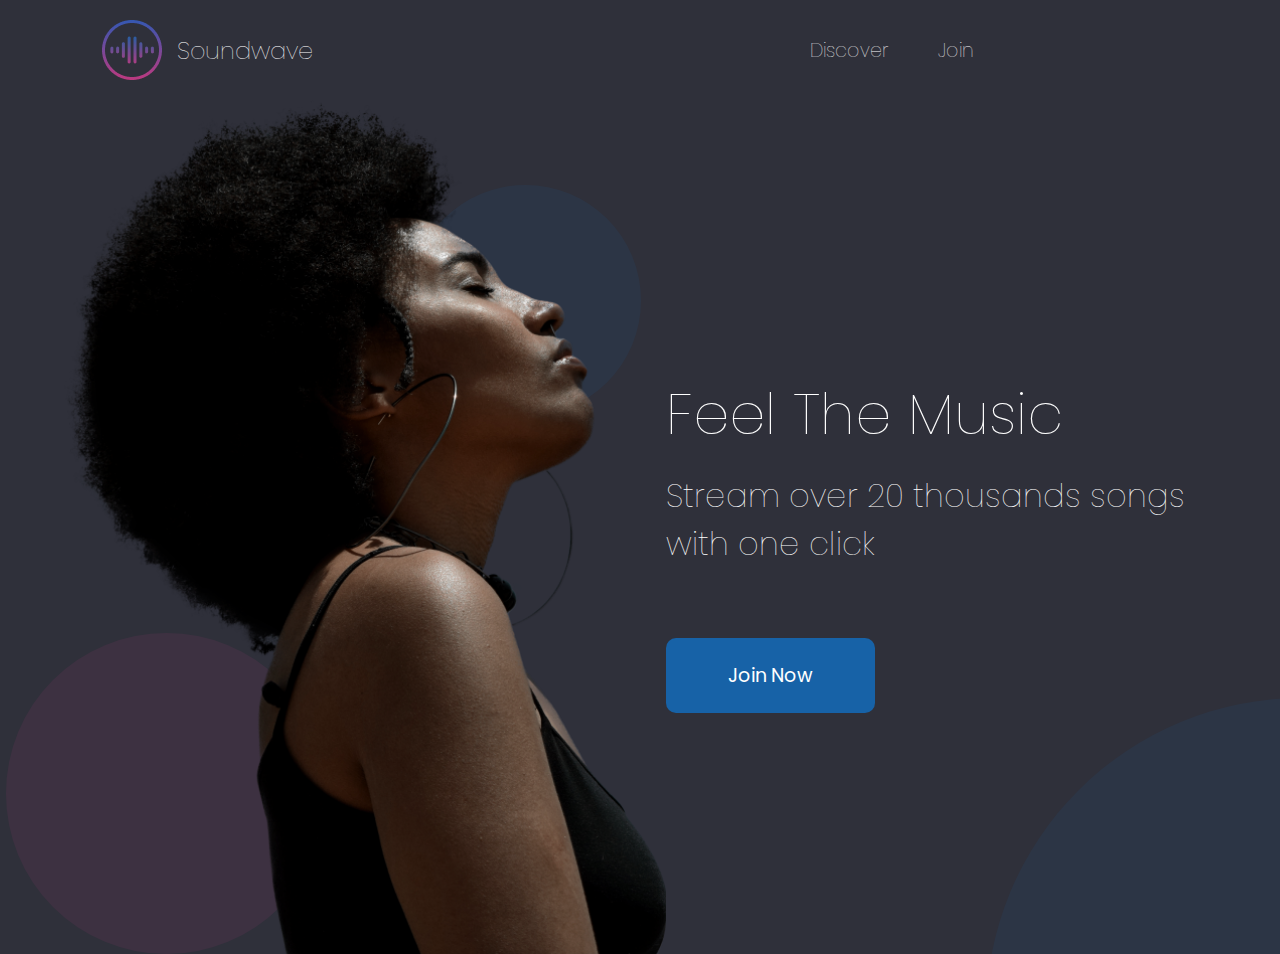
<file: index.html>
<!DOCTYPE html>
<html lang="en">
  <head>
    <meta charset="UTF-8" />
    <meta name="viewport" content="width=device-width, initial-scale=1.0" />
    <link
      href="https://fonts.googleapis.com/css2?family=Poppins&display=swap"
      rel="stylesheet"
    />
    <link rel="stylesheet" href="./styles/style.css" />
    <title>Soundwave</title>
  </head>
  <body>
    <div class="navbar">
      <nav>
        <div class="logo">
          <img src="./images/logo.png" alt="soundwave-logo" />
          <h3>Soundwave</h3>
        </div>
        <ul>
          <li><a href="./discover/index.html">Discover</a></li>
          <li><a href="./Join/index.html">Join</a></li>
        </ul>
      </nav>
    </div>
    <section id="home">
      <div class="hero-section">
        <div class="circle circle1">
          <svg>
            <circle cx="50%" cy="50%" r="50%"></circle>
          </svg>
        </div>
        <div class="circle circle2">
          <svg>
            <circle cx="50%" cy="50%" r="50%"></circle>
          </svg>
        </div>
        <div class="circle circle3">
          <svg>
            <circle cx="50%" cy="50%" r="50%"></circle>
          </svg>
        </div>
        <div class="music-girl-container">
          <div class="music-girl">
            <img src="./images/landing-page-girl.png" alt="" />
          </div>
        </div>
        <div class="call-to-action">
          <div class="call-to-action-content">
            <h1>Feel The Music</h1>
            <h2>Stream over 20 thousands songs with one click</h2>
            <div class="button-container">
              <button>Join Now</button>
            </div>
          </div>
        </div>
      </div>
    </section>
  </body>
</html>
</file>
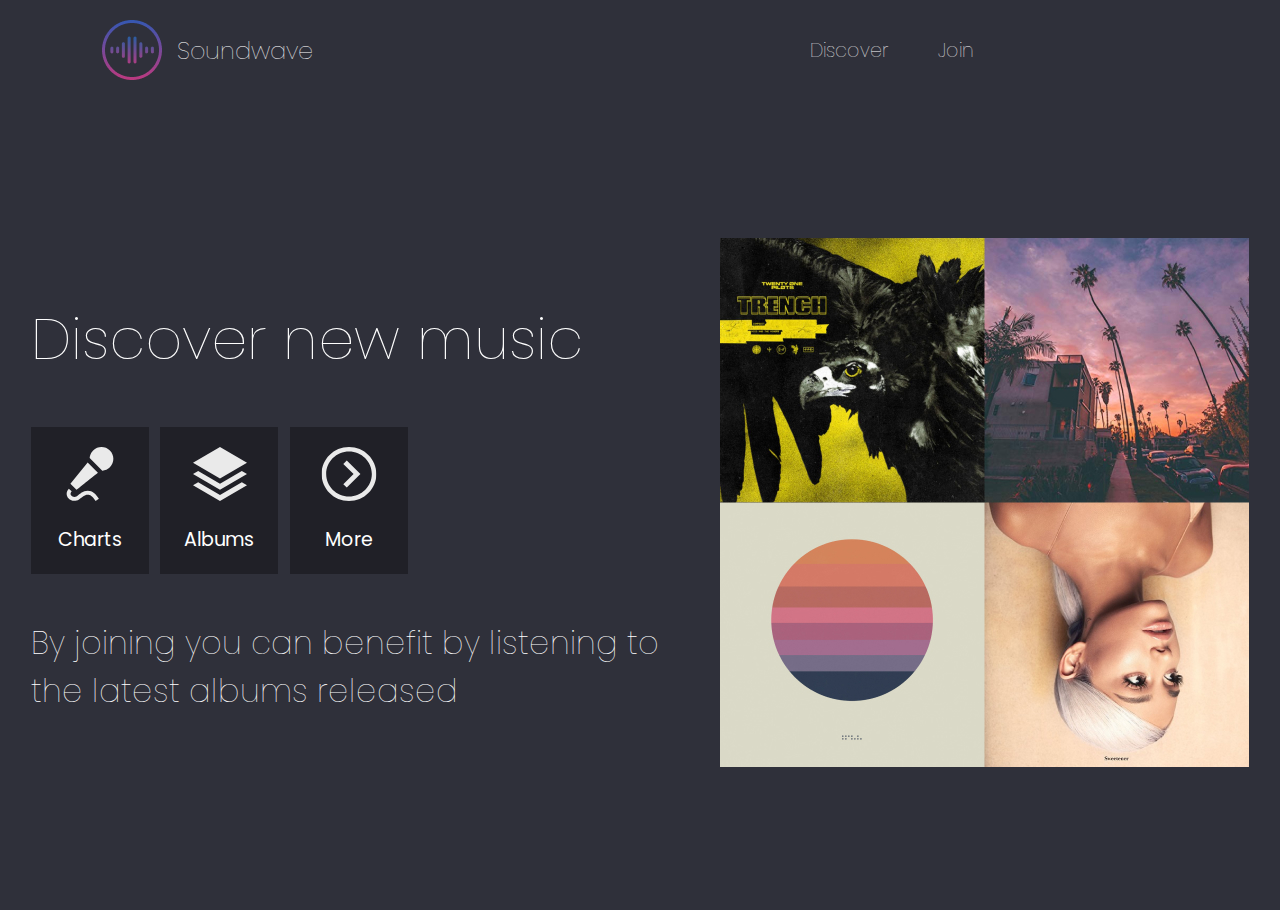
<file: discover/index.html>
<!DOCTYPE html>
<html lang="en">
  <head>
    <meta charset="UTF-8" />
    <meta name="viewport" content="width=device-width, initial-scale=1.0" />
    <link
      href="https://fonts.googleapis.com/css2?family=Poppins&display=swap"
      rel="stylesheet"
    />
    <link rel="stylesheet" href="../styles/style.css" />
    <title>Soundwave</title>
  </head>
  <body>
    <div class="navbar">
      <nav>
        <div class="logo">
          <img src="../images/logo.png" alt="soundwave-logo" />
          <h3>Soundwave</h3>
        </div>
        <ul>
          <li><a href="../discover/index.html">Discover</a></li>
          <li><a href="../Join/index.html">Join</a></li>
        </ul>
      </nav>
    </div>
    <section id="discover">
      <div class="discover-wrapper">
        <div class="info">
          <h1>Discover new music</h1>
          <div class="boxes-container">
            <div class="boxes">
              <div class="box">
                <img src="../images/microphone.svg" alt="" />
                <p>Charts</p>
              </div>
              <div class="box">
                <img src="../images/albums.svg" alt="" />
                <p>Albums</p>
              </div>
              <div class="box">
                <img src="../images/more.svg" alt="" />
                <p>More</p>
              </div>
            </div>
          </div>
          <h2>
            By joining you can benefit by listening to <br />
            the latest albums released
          </h2>
        </div>
        <div class="music-image-container">
          <div class="music-image">
            <img src="../images/covers.jpg" alt="" />
          </div>
        </div>
      </div>
    </section>
  </body>
</html>
</file>
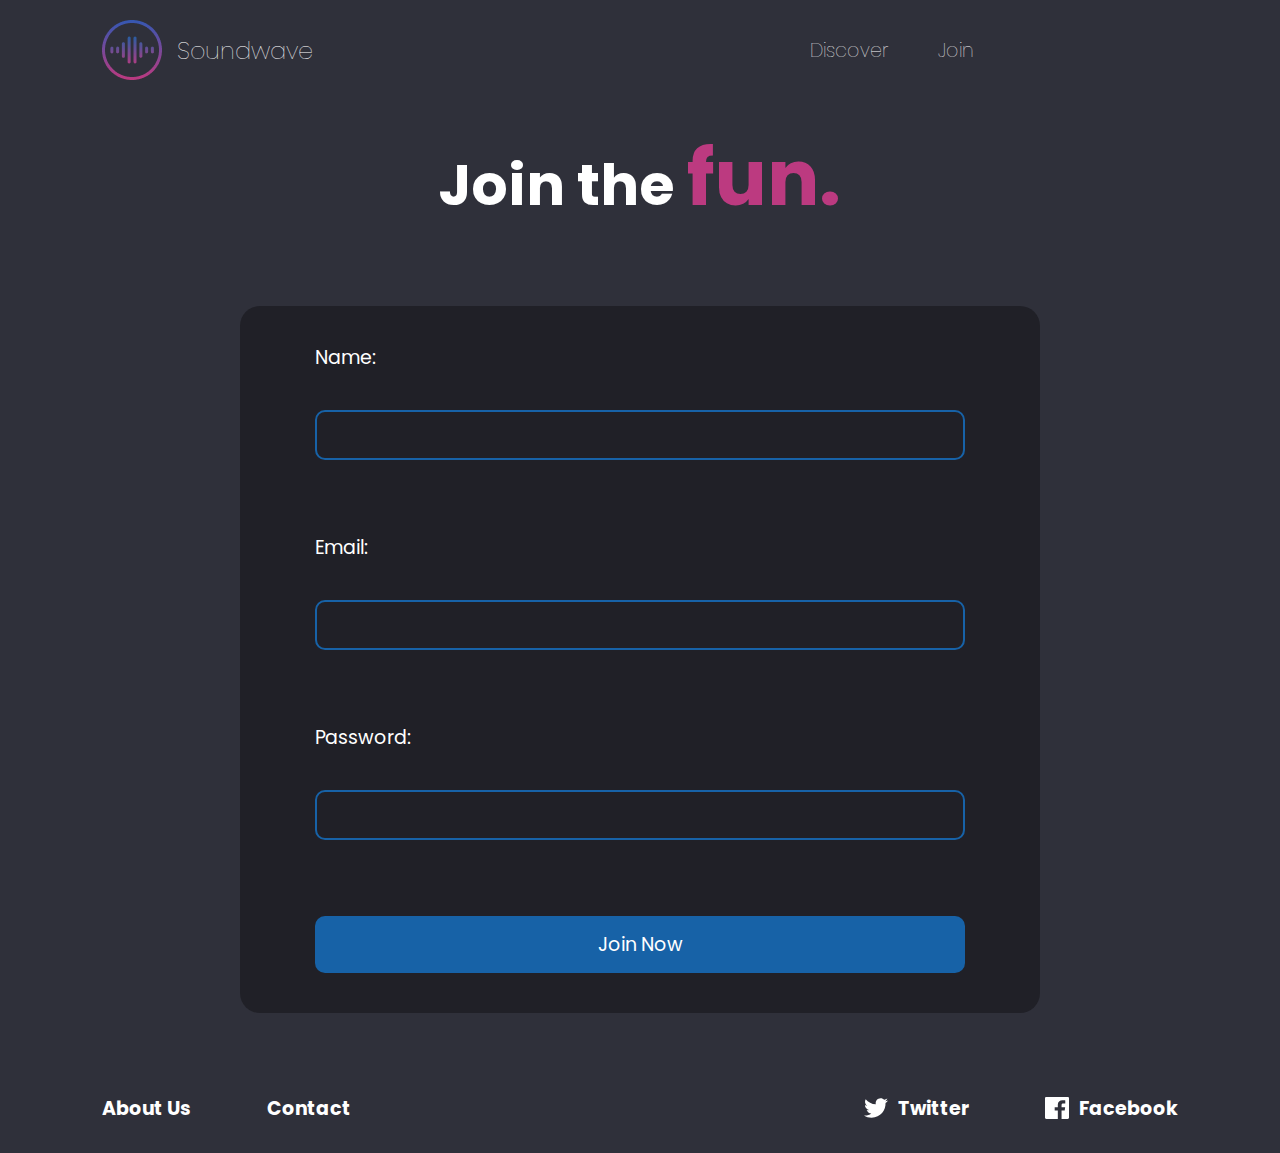
<file: Join/index.html>
<!DOCTYPE html>
<html lang="en">
  <head>
    <meta charset="UTF-8" />
    <meta name="viewport" content="width=device-width, initial-scale=1.0" />
    <link
      href="https://fonts.googleapis.com/css2?family=Poppins&display=swap"
      rel="stylesheet"
    />
    <link rel="stylesheet" href="../styles/style.css" />
    <title>Soundwave</title>
  </head>
  <body>
    <div class="navbar">
      <nav>
        <div class="logo">
          <img src="../images/logo.png" alt="soundwave-logo" />
          <h3>Soundwave</h3>
        </div>
        <ul>
          <li><a href="../discover/index.html">Discover</a></li>
          <li><a href="./index.html">Join</a></li>
        </ul>
      </nav>
    </div>
    <section id="join-now">
      <div class="join-now-wrapper">
        <div class="fun">
          <h1>Join the <span>fun.</span></h1>
        </div>
        <div class="form-wrapper">
          <form>
            <div class="info-box">
              <label for="name">Name:</label>
              <input type="text" id="name" name="name" />
            </div>
            <div class="info-box">
              <label for="email">Email:</label>
              <input type="email" id="email" name="email" />
            </div>
            <div class="info-box">
              <label for="password">Password:</label>
              <input type="password" id="password" name="password" />
            </div>
            <div class="button">
              <button>Join Now</button>
            </div>
          </form>
        </div>
      </div>
    </section>
    <footer>
      <div class="footer-wrapper">
        <ul class="info-links">
          <li><a href="#">About Us</a></li>
          <li><a href="#">Contact</a></li>
        </ul>
        <ul class="social-links">
          <li>
            <img src="../images/twitter.svg" alt="" /><a href="#">Twitter</a>
          </li>
          <li>
            <img src="../images/facebook.svg" alt="" /><a href="#">Facebook</a>
          </li>
        </ul>
      </div>
    </footer>
  </body>
</html>
</file>
<file: styles/style.css>
* {
  padding: 0;
  margin: 0;
  -webkit-box-sizing: border-box;
          box-sizing: border-box;
}

html {
  font-size: 62.5%;
}

body {
  font-family: "Poppins", sans-serif;
  color: white;
}

h1 {
  font-size: calc(3vmin + 3rem);
  font-weight: lighter;
}

h2 {
  font-size: calc(1vmin + 2.3rem);
  font-weight: lighter;
}

h3 {
  font-size: calc(1vmin + 1.5rem);
  font-weight: lighter;
}

button {
  font-size: calc(1vmin + 1rem);
  font-family: "Poppins", sans-serif;
  color: white;
  cursor: pointer;
}

a {
  font-size: calc(1vmin + 1rem);
  font-weight: lighter;
  text-decoration: none;
  color: white;
}

li {
  list-style: none;
}

p {
  font-size: calc(1vmin + 1rem);
}

#home {
  background: #2f303a;
  display: -webkit-box;
  display: -ms-flexbox;
  display: flex;
  -webkit-box-orient: horizontal;
  -webkit-box-direction: normal;
      -ms-flex-direction: row;
          flex-direction: row;
  -webkit-box-align: end;
      -ms-flex-align: end;
          align-items: flex-end;
  -webkit-box-pack: none;
      -ms-flex-pack: none;
          justify-content: none;
  overflow: hidden;
}

#home .hero-section {
  min-height: 90vh;
  width: 90%;
  margin: 0 auto;
  display: -webkit-box;
  display: -ms-flexbox;
  display: flex;
  -webkit-box-orient: horizontal;
  -webkit-box-direction: normal;
      -ms-flex-direction: row;
          flex-direction: row;
  -webkit-box-align: none;
      -ms-flex-align: none;
          align-items: none;
  -ms-flex-pack: distribute;
      justify-content: space-around;
  position: relative;
  z-index: 1;
  -ms-flex-wrap: wrap;
      flex-wrap: wrap;
}

#home .hero-section .circle {
  position: absolute;
}

#home .hero-section .circle svg {
  height: 100%;
  width: 100%;
}

#home .hero-section .circle1 {
  position: absolute;
  fill: #bc3a80;
  opacity: 0.1;
  height: calc(14.1rem + 20vmin);
  width: calc(14.1rem + 20vmin);
  z-index: -1;
  bottom: 0;
  left: -5%;
}

#home .hero-section .circle2 {
  position: absolute;
  fill: #1762a7;
  opacity: 0.1;
  height: calc(14.1rem + 10vmin);
  width: calc(14.1rem + 10vmin);
  z-index: -1;
  top: 10%;
  left: 30%;
}

#home .hero-section .circle3 {
  position: absolute;
  fill: #1762a7;
  opacity: 0.1;
  height: calc(54.1rem + 10vmin);
  width: calc(54.1rem + 10vmin);
  z-index: -1;
  top: 70%;
  left: 80%;
}

#home .hero-section .music-girl-container {
  display: -webkit-box;
  display: -ms-flexbox;
  display: flex;
  -webkit-box-orient: vertical;
  -webkit-box-direction: normal;
      -ms-flex-direction: column;
          flex-direction: column;
  -webkit-box-align: center;
      -ms-flex-align: center;
          align-items: center;
  -webkit-box-pack: end;
      -ms-flex-pack: end;
          justify-content: flex-end;
}

#home .hero-section .music-girl-container .music-girl {
  height: auto;
}

#home .hero-section .music-girl-container .music-girl img {
  -o-object-fit: cover;
     object-fit: cover;
  height: 100%;
  width: 100%;
}

#home .hero-section .call-to-action {
  -webkit-box-flex: 1;
      -ms-flex: 1 1 47rem;
          flex: 1 1 47rem;
  padding-top: 3rem;
  display: -webkit-box;
  display: -ms-flexbox;
  display: flex;
  -webkit-box-orient: vertical;
  -webkit-box-direction: normal;
      -ms-flex-direction: column;
          flex-direction: column;
  -webkit-box-align: center;
      -ms-flex-align: center;
          align-items: center;
  -webkit-box-pack: center;
      -ms-flex-pack: center;
          justify-content: center;
}

#home .hero-section .call-to-action .call-to-action-content {
  height: 50%;
  display: -webkit-box;
  display: -ms-flexbox;
  display: flex;
  -webkit-box-orient: vertical;
  -webkit-box-direction: normal;
      -ms-flex-direction: column;
          flex-direction: column;
  -webkit-box-align: none;
      -ms-flex-align: none;
          align-items: none;
  -webkit-box-pack: center;
      -ms-flex-pack: center;
          justify-content: center;
}

#home .hero-section .call-to-action .call-to-action-content h2 {
  padding-top: 1.5rem;
}

#home .hero-section .call-to-action .call-to-action-content .button-container button {
  padding-top: calc(0.5rem + 2vmin);
  padding-bottom: calc(0.5rem + 2vmin);
  padding-right: calc(3.5rem + 3vmin);
  padding-left: calc(3.5rem + 3vmin);
  margin-top: 7rem;
  border-radius: 1rem;
  border: none;
  background: #1762a7;
}

.navbar {
  min-height: 10vh;
  background: #2f303a;
  display: -webkit-box;
  display: -ms-flexbox;
  display: flex;
  -webkit-box-orient: horizontal;
  -webkit-box-direction: normal;
      -ms-flex-direction: row;
          flex-direction: row;
  -webkit-box-align: none;
      -ms-flex-align: none;
          align-items: none;
  -webkit-box-pack: center;
      -ms-flex-pack: center;
          justify-content: center;
}

.navbar nav {
  width: 70%;
  margin-right: 20vmin;
  padding: 2rem 0;
  -ms-flex-wrap: wrap;
      flex-wrap: wrap;
  display: -webkit-box;
  display: -ms-flexbox;
  display: flex;
  -webkit-box-orient: horizontal;
  -webkit-box-direction: normal;
      -ms-flex-direction: row;
          flex-direction: row;
  -webkit-box-align: center;
      -ms-flex-align: center;
          align-items: center;
  -webkit-box-pack: justify;
      -ms-flex-pack: justify;
          justify-content: space-between;
}

.navbar nav .logo {
  display: -webkit-box;
  display: -ms-flexbox;
  display: flex;
  -webkit-box-orient: horizontal;
  -webkit-box-direction: normal;
      -ms-flex-direction: row;
          flex-direction: row;
  -webkit-box-align: center;
      -ms-flex-align: center;
          align-items: center;
  -webkit-box-pack: none;
      -ms-flex-pack: none;
          justify-content: none;
  -webkit-box-flex: 1;
      -ms-flex: 1 1 20rem;
          flex: 1 1 20rem;
}

.navbar nav .logo h3 {
  padding-left: 1.5rem;
}

.navbar nav ul {
  display: -webkit-box;
  display: -ms-flexbox;
  display: flex;
  -webkit-box-orient: horizontal;
  -webkit-box-direction: normal;
      -ms-flex-direction: row;
          flex-direction: row;
  -webkit-box-align: center;
      -ms-flex-align: center;
          align-items: center;
  -webkit-box-pack: end;
      -ms-flex-pack: end;
          justify-content: flex-end;
  -webkit-box-flex: 1;
      -ms-flex: 1 1 20rem;
          flex: 1 1 20rem;
}

.navbar nav ul li {
  padding: 0rem 2.5rem;
}

#discover {
  background: #2f303a;
}

#discover .discover-wrapper {
  min-height: 90vh;
  display: -webkit-box;
  display: -ms-flexbox;
  display: flex;
  -webkit-box-orient: horizontal;
  -webkit-box-direction: normal;
      -ms-flex-direction: row;
          flex-direction: row;
  -webkit-box-align: none;
      -ms-flex-align: none;
          align-items: none;
  -ms-flex-pack: distribute;
      justify-content: space-around;
  -ms-flex-wrap: wrap;
      flex-wrap: wrap;
}

#discover .discover-wrapper .info {
  display: -webkit-box;
  display: -ms-flexbox;
  display: flex;
  -webkit-box-orient: vertical;
  -webkit-box-direction: normal;
      -ms-flex-direction: column;
          flex-direction: column;
  -webkit-box-align: none;
      -ms-flex-align: none;
          align-items: none;
  -webkit-box-pack: center;
      -ms-flex-pack: center;
          justify-content: center;
  padding: 4rem 0;
}

#discover .discover-wrapper .info .boxes-container {
  width: 60%;
  padding: 5vmin 0;
}

#discover .discover-wrapper .info .boxes-container .boxes {
  display: -webkit-box;
  display: -ms-flexbox;
  display: flex;
  -webkit-box-orient: horizontal;
  -webkit-box-direction: normal;
      -ms-flex-direction: row;
          flex-direction: row;
  -webkit-box-align: center;
      -ms-flex-align: center;
          align-items: center;
  -webkit-box-pack: justify;
      -ms-flex-pack: justify;
          justify-content: space-between;
}

#discover .discover-wrapper .info .boxes-container .boxes .box {
  display: -webkit-box;
  display: -ms-flexbox;
  display: flex;
  -webkit-box-orient: vertical;
  -webkit-box-direction: normal;
      -ms-flex-direction: column;
          flex-direction: column;
  -webkit-box-align: center;
      -ms-flex-align: center;
          align-items: center;
  -webkit-box-pack: justify;
      -ms-flex-pack: justify;
          justify-content: space-between;
  height: calc(12rem + 3vmin);
  width: calc(10rem + 2vmin);
  padding: 2rem 3rem;
  background: #202027;
}

#discover .discover-wrapper .music-image-container {
  display: -webkit-box;
  display: -ms-flexbox;
  display: flex;
  -webkit-box-orient: horizontal;
  -webkit-box-direction: normal;
      -ms-flex-direction: row;
          flex-direction: row;
  -webkit-box-align: center;
      -ms-flex-align: center;
          align-items: center;
  -webkit-box-pack: none;
      -ms-flex-pack: none;
          justify-content: none;
}

#discover .discover-wrapper .music-image-container .music-image {
  height: auto;
}

#discover .discover-wrapper .music-image-container .music-image img {
  width: 100%;
  height: 100%;
}

#join-now {
  background: #2f303a;
}

#join-now .join-now-wrapper {
  min-height: 80vh;
  display: -webkit-box;
  display: -ms-flexbox;
  display: flex;
  -webkit-box-orient: horizontal;
  -webkit-box-direction: normal;
      -ms-flex-direction: row;
          flex-direction: row;
  -webkit-box-align: center;
      -ms-flex-align: center;
          align-items: center;
  -webkit-box-pack: center;
      -ms-flex-pack: center;
          justify-content: center;
  -ms-flex-wrap: wrap;
      flex-wrap: wrap;
}

#join-now .join-now-wrapper .fun {
  display: -webkit-box;
  display: -ms-flexbox;
  display: flex;
  -webkit-box-orient: horizontal;
  -webkit-box-direction: normal;
      -ms-flex-direction: row;
          flex-direction: row;
  -webkit-box-align: none;
      -ms-flex-align: none;
          align-items: none;
  -webkit-box-pack: center;
      -ms-flex-pack: center;
          justify-content: center;
  -webkit-box-flex: 1;
      -ms-flex: 1 1 45rem;
          flex: 1 1 45rem;
}

#join-now .join-now-wrapper .fun h1 {
  font-weight: bold;
  padding: 2rem 0;
}

#join-now .join-now-wrapper .fun h1 span {
  font-size: calc(3vmin + 5rem);
  color: #bc3a80;
}

#join-now .join-now-wrapper .form-wrapper {
  display: -webkit-box;
  display: -ms-flexbox;
  display: flex;
  -webkit-box-orient: horizontal;
  -webkit-box-direction: normal;
      -ms-flex-direction: row;
          flex-direction: row;
  -webkit-box-align: none;
      -ms-flex-align: none;
          align-items: none;
  -webkit-box-pack: center;
      -ms-flex-pack: center;
          justify-content: center;
  -webkit-box-flex: 1;
      -ms-flex: 1 1 45rem;
          flex: 1 1 45rem;
  padding: 5rem;
}

#join-now .join-now-wrapper .form-wrapper form {
  display: -webkit-box;
  display: -ms-flexbox;
  display: flex;
  -webkit-box-orient: vertical;
  -webkit-box-direction: normal;
      -ms-flex-direction: column;
          flex-direction: column;
  -webkit-box-align: none;
      -ms-flex-align: none;
          align-items: none;
  -ms-flex-pack: distribute;
      justify-content: space-around;
  height: 100%;
  width: 80rem;
  border-radius: 2rem;
  padding: 0 10rem;
  padding-left: calc(3rem + 5vmin);
  padding-right: calc(3rem + 5vmin);
  background: #202027;
}

#join-now .join-now-wrapper .form-wrapper form .info-box {
  margin-top: calc(0.5rem + 3.5vmin);
  margin-bottom: calc(0.5rem + 3.5vmin);
}

#join-now .join-now-wrapper .form-wrapper form label {
  font-size: calc(1vmin + 1rem);
}

#join-now .join-now-wrapper .form-wrapper form input {
  outline: none;
  border: none;
  margin-top: calc(2rem + 2vmin);
  width: 100%;
  padding: 1.2rem 1rem;
  font-size: calc(1vmin + 1rem);
  border: 0.2rem solid #1762a7;
  border-radius: 1rem;
  background: transparent;
  color: white;
}

#join-now .join-now-wrapper .form-wrapper form .button {
  margin: 4rem 0;
}

#join-now .join-now-wrapper .form-wrapper form .button button {
  padding-top: calc(0.5rem + 1vmin);
  padding-bottom: calc(0.5rem + 1vmin);
  padding-right: calc(3.5rem + 3vmin);
  padding-left: calc(3.5rem + 3vmin);
  width: 100%;
  border-radius: 1rem;
  border: none;
  background: #1762a7;
}

footer {
  background: #2f303a;
}

footer .footer-wrapper {
  min-height: 10vh;
  width: 90%;
  margin: 0 auto;
  display: -webkit-box;
  display: -ms-flexbox;
  display: flex;
  -webkit-box-orient: horizontal;
  -webkit-box-direction: normal;
      -ms-flex-direction: row;
          flex-direction: row;
  -webkit-box-align: center;
      -ms-flex-align: center;
          align-items: center;
  -webkit-box-pack: justify;
      -ms-flex-pack: justify;
          justify-content: space-between;
  -ms-flex-wrap: wrap;
      flex-wrap: wrap;
}

footer .footer-wrapper ul li {
  padding: 1rem 0rem;
  padding-left: calc(2rem + 2vmin);
  padding-right: calc(2rem + 2vmin);
}

footer .footer-wrapper ul li a {
  font-weight: bold;
}

footer .footer-wrapper .info-links {
  display: -webkit-box;
  display: -ms-flexbox;
  display: flex;
  -webkit-box-orient: horizontal;
  -webkit-box-direction: normal;
      -ms-flex-direction: row;
          flex-direction: row;
  -webkit-box-align: center;
      -ms-flex-align: center;
          align-items: center;
  -webkit-box-pack: none;
      -ms-flex-pack: none;
          justify-content: none;
  -webkit-box-flex: 1;
      -ms-flex: 1 1 35rem;
          flex: 1 1 35rem;
}

footer .footer-wrapper .social-links {
  display: -webkit-box;
  display: -ms-flexbox;
  display: flex;
  -webkit-box-orient: horizontal;
  -webkit-box-direction: normal;
      -ms-flex-direction: row;
          flex-direction: row;
  -webkit-box-align: center;
      -ms-flex-align: center;
          align-items: center;
  -webkit-box-pack: end;
      -ms-flex-pack: end;
          justify-content: flex-end;
  -webkit-box-flex: 1;
      -ms-flex: 1 1 35rem;
          flex: 1 1 35rem;
}

footer .footer-wrapper .social-links li {
  display: -webkit-box;
  display: -ms-flexbox;
  display: flex;
  -webkit-box-orient: horizontal;
  -webkit-box-direction: normal;
      -ms-flex-direction: row;
          flex-direction: row;
  -webkit-box-align: center;
      -ms-flex-align: center;
          align-items: center;
  -webkit-box-pack: none;
      -ms-flex-pack: none;
          justify-content: none;
}

footer .footer-wrapper .social-links li a {
  padding-left: 1rem;
}

@media screen and (max-width: 1249px) {
  #join-now .join-now-wrapper {
    display: block;
  }
}

@media screen and (max-width: 1191px) {
  #home .hero-section .music-girl-container {
    -webkit-box-ordinal-group: 3;
        -ms-flex-order: 2;
            order: 2;
  }
}

@media screen and (max-width: 804px) {
  footer .footer-wrapper .info-links {
    -webkit-box-pack: center;
        -ms-flex-pack: center;
            justify-content: center;
  }
  footer .footer-wrapper .social-links {
    -webkit-box-pack: center;
        -ms-flex-pack: center;
            justify-content: center;
  }
}

@media screen and (max-width: 586px) {
  /* NAVBAR */
  .navbar nav {
    margin-right: 0;
  }
  .navbar nav .logo {
    -webkit-box-pack: center;
        -ms-flex-pack: center;
            justify-content: center;
    padding-bottom: 1.5rem;
  }
  .navbar nav ul {
    -webkit-box-pack: center;
        -ms-flex-pack: center;
            justify-content: center;
  }
  /* DISCOVER SECTION */
  #discover .discover-wrapper .info {
    text-align: center;
  }
  #discover .discover-wrapper .info .boxes-container {
    width: 100%;
  }
}
/*# sourceMappingURL=style.css.map */
</file>
